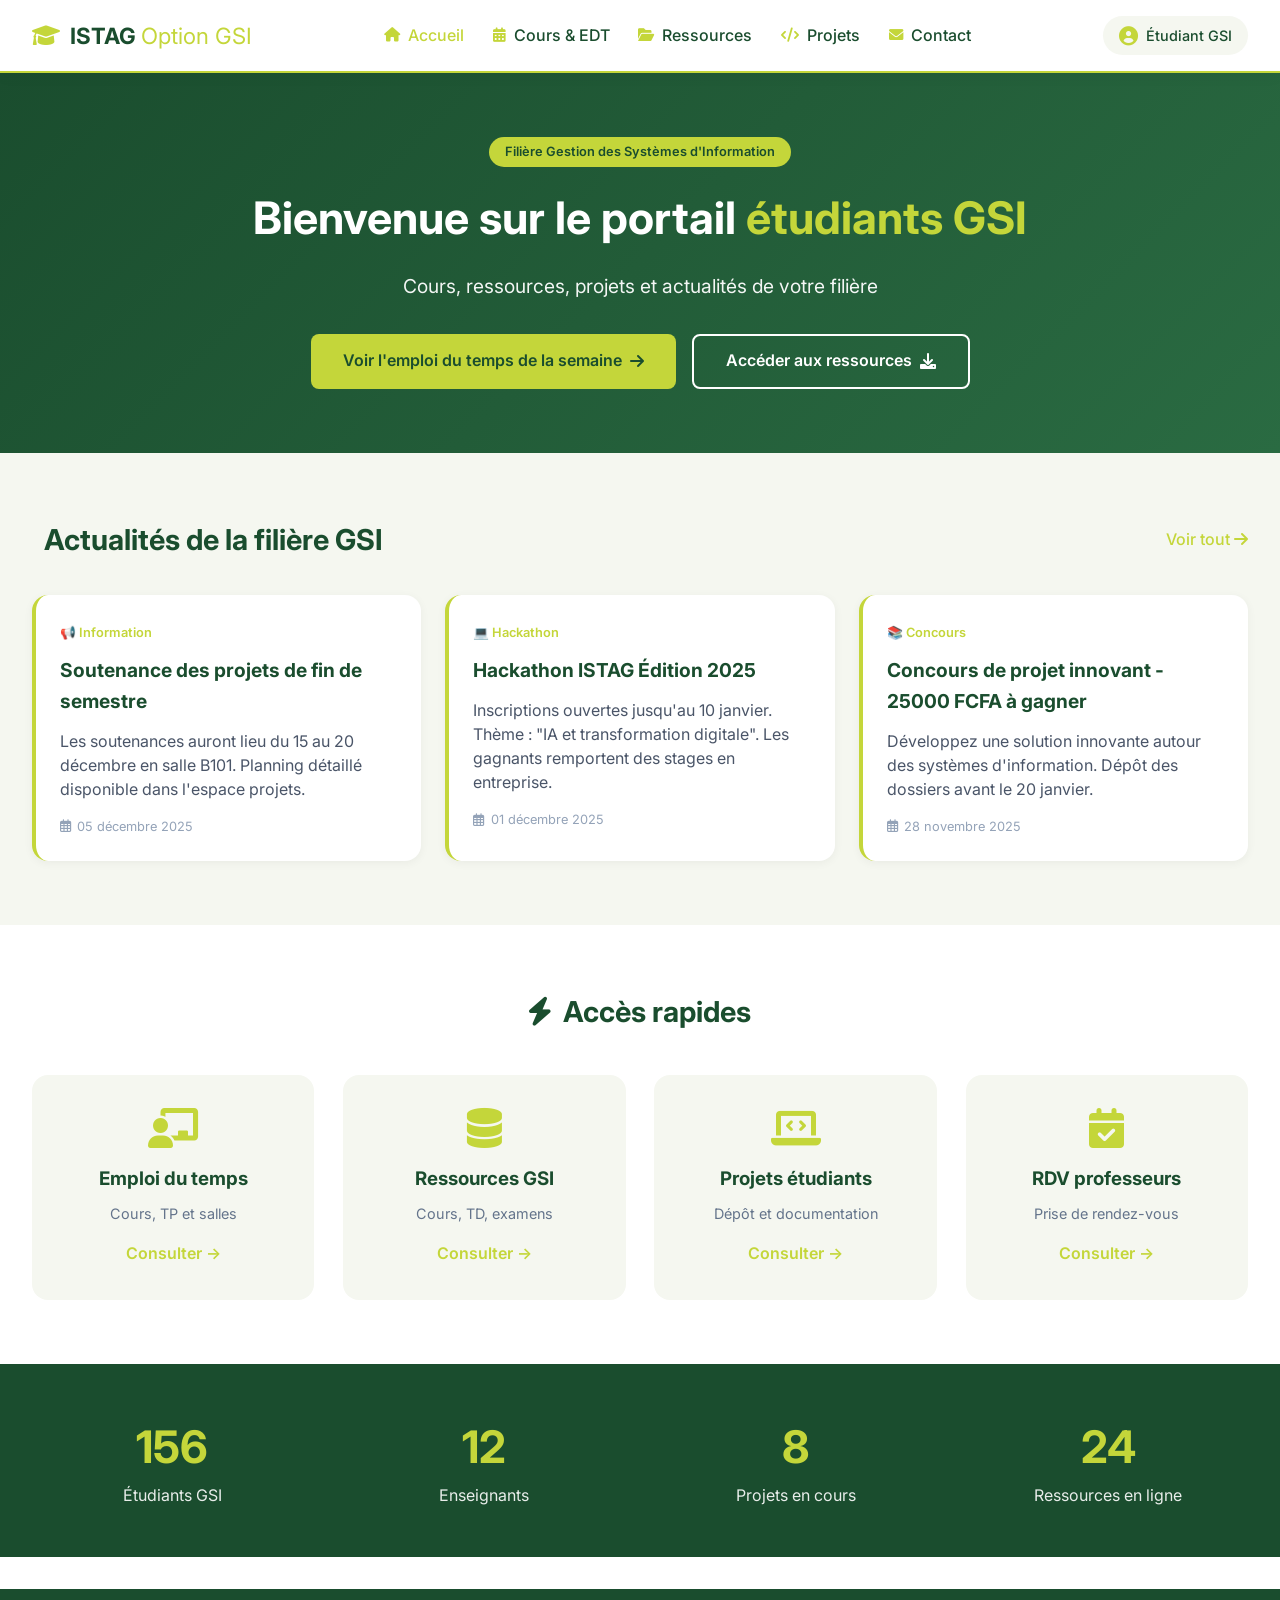
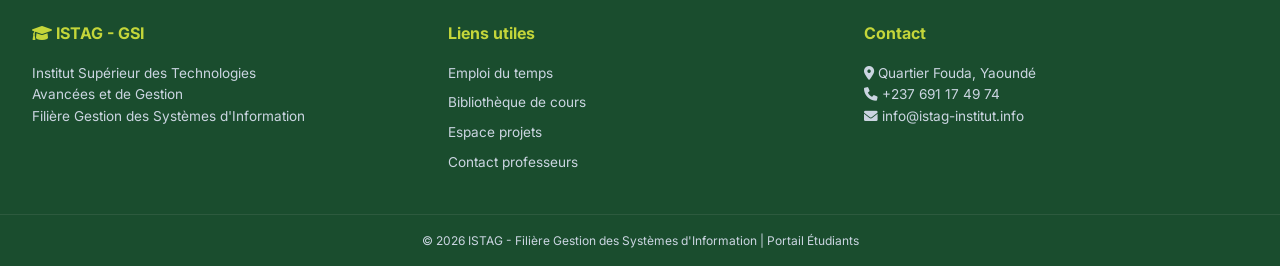
<file: index.html>
<!DOCTYPE html>
<html lang="fr">
<head>
    <meta charset="UTF-8">
    <meta name="viewport" content="width=device-width, initial-scale=1.0">
    <title>ISTAG - GSI | Portail Étudiants</title>
    <link rel="stylesheet" href="style.css">
    <link href="https://fonts.googleapis.com/css2?family=Inter:ital,wght@0,300;0,400;0,500;0,600;0,700;1,400&display=swap" rel="stylesheet">
    <link rel="stylesheet" href="https://cdnjs.cloudflare.com/ajax/libs/font-awesome/6.0.0/css/all.min.css">
</head>
<body>
    <!-- Navigation -->
    <nav>
        <div class="nav-container">
            <div class="logo">
                <i class="fas fa-graduation-cap"></i>
                <span>ISTAG <span class="logo-light">Option GSI</span></span>
            </div>
            <div class="nav-links">
                <a href="index.html" class="active"><i class="fas fa-home"></i> Accueil</a>
                <a href="cours.html"><i class="fas fa-calendar-alt"></i> Cours & EDT</a>
                <a href="ressources.html"><i class="fas fa-folder-open"></i> Ressources</a>
                <a href="projets.html"><i class="fas fa-code"></i> Projets</a>
                <a href="contact.html"><i class="fas fa-envelope"></i> Contact</a>
            </div>
            <div class="user-info">
                <i class="fas fa-user-circle"></i>
                <span>Étudiant GSI</span>
            </div>
            <div class="menu-toggle" id="mobile-menu">
                <i class="fas fa-bars"></i>
            </div>
        </div>
    </nav>

    <main>
        <!-- Bannière bienvenue -->
        <section class="hero">
            <div class="hero-content">
                <div class="hero-badge">Filière Gestion des Systèmes d'Information</div>
                <h1>Bienvenue sur le portail <span class="highlight">étudiants GSI</span></h1>
                <p>Cours, ressources, projets et actualités de votre filière</p>
                <div class="hero-buttons">
                    <a href="cours.html" class="btn btn-primary">Voir l'emploi du temps
                        de la semaine <i class="fas fa-arrow-right"></i></a>
                    <a href="ressources.html" class="btn btn-secondary">Accéder aux ressources <i class="fas fa-download"></i></a>
                </div>
            </div>
        </section>

        <!-- Actualités GSI -->
        <section class="actualites">
            <div class="container">
                <div class="section-header">
                    <h2><i class="fas fa-megaphone"></i> Actualités de la filière GSI</h2>
                    <a href="#" class="voir-tout">Voir tout <i class="fas fa-arrow-right"></i></a>
                </div>
                <div class="actu-grid">
                    <div class="actu-card">
                        <div class="actu-categorie">📢 Information</div>
                        <h3>Soutenance des projets de fin de semestre</h3>
                        <p>Les soutenances auront lieu du 15 au 20 décembre en salle B101. Planning détaillé disponible dans l'espace projets.</p>
                        <span class="actu-date"><i class="far fa-calendar-alt"></i> 05 décembre 2025</span>
                    </div>
                    <div class="actu-card">
                        <div class="actu-categorie">💻 Hackathon</div>
                        <h3>Hackathon ISTAG Édition 2025</h3>
                        <p>Inscriptions ouvertes jusqu'au 10 janvier. Thème : "IA et transformation digitale". Les gagnants remportent des stages en entreprise.</p>
                        <span class="actu-date"><i class="far fa-calendar-alt"></i> 01 décembre 2025</span>
                    </div>
                    <div class="actu-card">
                        <div class="actu-categorie">📚 Concours</div>
                        <h3>Concours de projet innovant - 25000 FCFA à gagner</h3>
                        <p>Développez une solution innovante autour des systèmes d'information. Dépôt des dossiers avant le 20 janvier.</p>
                        <span class="actu-date"><i class="far fa-calendar-alt"></i> 28 novembre 2025</span>
                    </div>
                </div>
            </div>
        </section>

        <!-- Accès rapides étudiants -->
        <section class="acces-rapides">
            <div class="container">
                <h2><i class="fas fa-bolt"></i> Accès rapides</h2>
                <div class="rapides-grid">
                    <div class="rapide-card">
                        <i class="fas fa-chalkboard-user"></i>
                        <h3>Emploi du temps</h3>
                        <p>Cours, TP et salles</p>
                        <a href="cours.html">Consulter →</a>
                    </div>
                    <div class="rapide-card">
                        <i class="fas fa-database"></i>
                        <h3>Ressources GSI</h3>
                        <p>Cours, TD, examens</p>
                        <a href="ressources.html">Consulter →</a>
                    </div>
                    <div class="rapide-card">
                        <i class="fas fa-laptop-code"></i>
                        <h3>Projets étudiants</h3>
                        <p>Dépôt et documentation</p>
                        <a href="projets.html">Consulter →</a>
                    </div>
                    <div class="rapide-card">
                        <i class="fas fa-calendar-check"></i>
                        <h3>RDV professeurs</h3>
                        <p>Prise de rendez-vous</p>
                        <a href="contact.html">Consulter →</a>
                    </div>
                </div>
            </div>
        </section>

        <!-- Chiffres clés -->
        <section class="stats">
            <div class="container">
                <div class="stats-grid">
                    <div class="stat-card">
                        <span class="stat-number">156</span>
                        <span class="stat-label">Étudiants GSI</span>
                    </div>
                    <div class="stat-card">
                        <span class="stat-number">12</span>
                        <span class="stat-label">Enseignants</span>
                    </div>
                    <div class="stat-card">
                        <span class="stat-number">8</span>
                        <span class="stat-label">Projets en cours</span>
                    </div>
                    <div class="stat-card">
                        <span class="stat-number">24</span>
                        <span class="stat-label">Ressources en ligne</span>
                    </div>
                </div>
            </div>
        </section>
    </main>

    <footer>
        <div class="footer-content">
            <div class="footer-section">
                <h4><i class="fas fa-graduation-cap"></i> ISTAG - GSI</h4>
                <p>Institut Supérieur des Technologies<br>Avancées et de Gestion<br>Filière Gestion des Systèmes d'Information</p>
            </div>
            <div class="footer-section">
                <h4>Liens utiles</h4>
                <ul>
                    <li><a href="cours.html">Emploi du temps</a></li>
                    <li><a href="ressources.html">Bibliothèque de cours</a></li>
                    <li><a href="projets.html">Espace projets</a></li>
                    <li><a href="contact.html">Contact professeurs</a></li>
                </ul>
            </div>
            <div class="footer-section">
                <h4>Contact</h4>
                <p><i class="fas fa-map-marker-alt"></i> Quartier Fouda, Yaoundé</p>
                <p><i class="fas fa-phone"></i> +237 691 17 49 74</p>
                <p><i class="fas fa-envelope"></i> info@istag-institut.info</p>
            </div>
        </div>
        <div class="footer-bottom">
            <p>© 2026 ISTAG - Filière Gestion des Systèmes d'Information | Portail Étudiants</p>
        </div>
    </footer>

    <script src="script.js"></script>
</body>
</html>
</file>
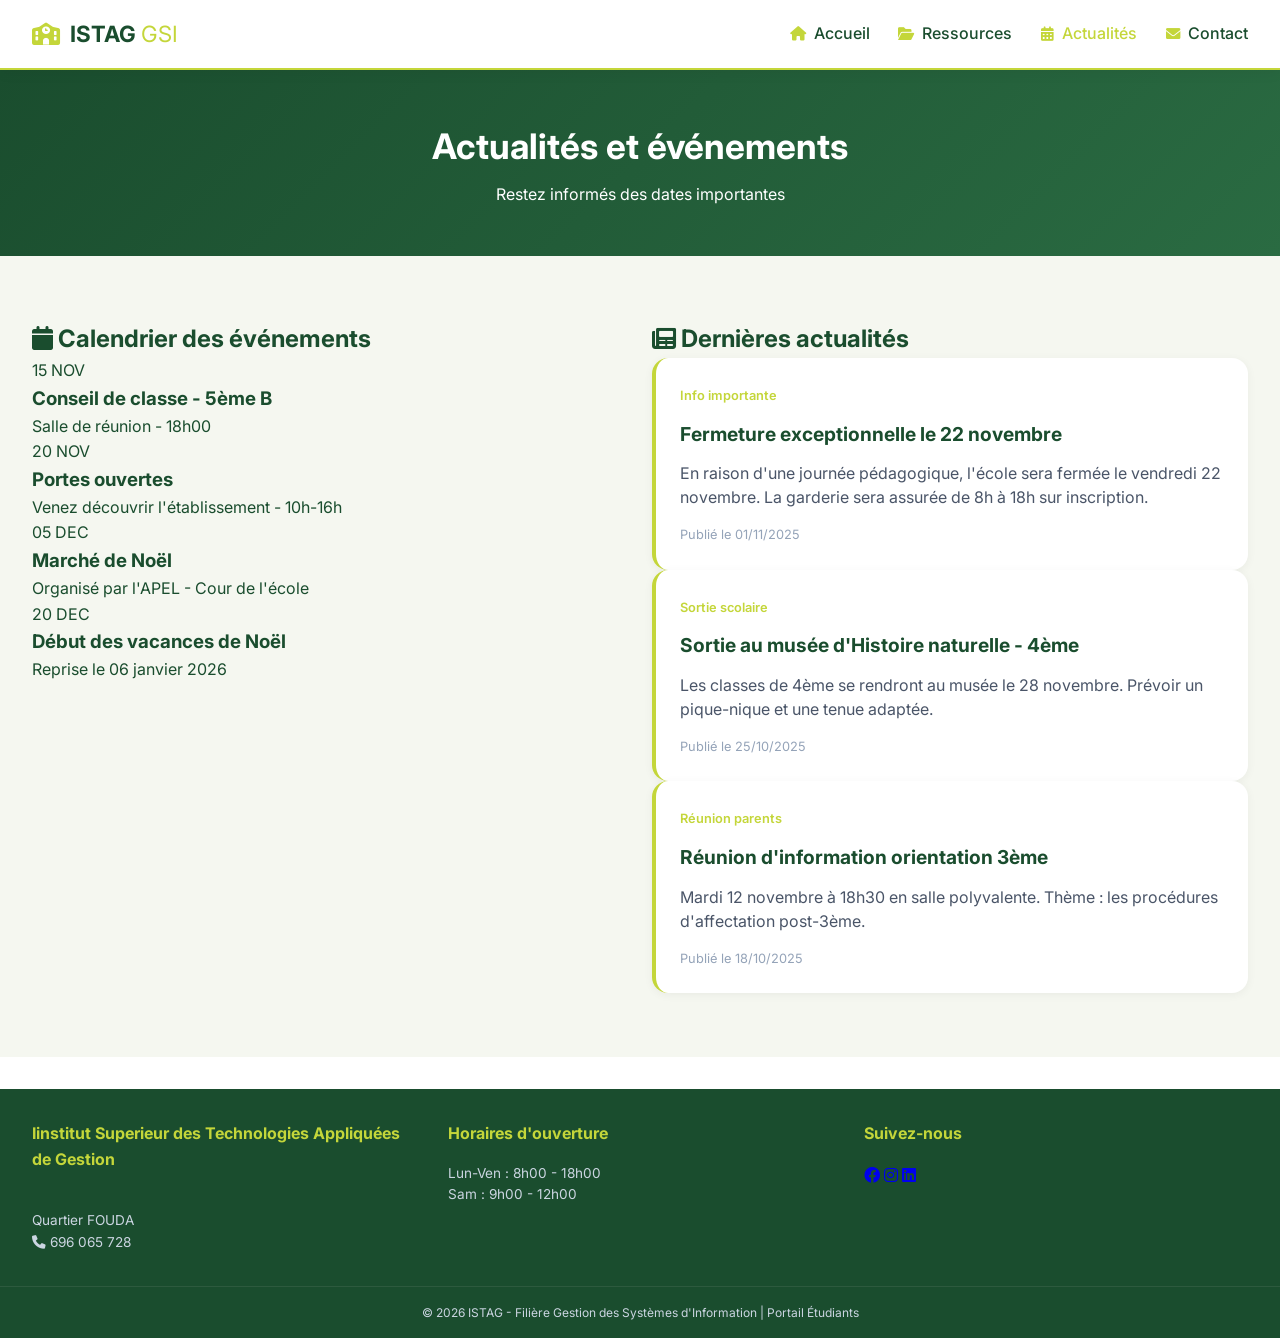
<file: actualites.html>
<!DOCTYPE html>
<html lang="fr">
<head>
    <meta charset="UTF-8">
    <meta name="viewport" content="width=device-width, initial-scale=1.0">
      <title>GSI-ISTAG - Ressources pédagogiques</title>
    <link rel="stylesheet" href="style.css">
    <link href="https://fonts.googleapis.com/css2?family=Inter:wght@300;400;500;600;700&display=swap" rel="stylesheet">
    <link rel="stylesheet" href="https://cdnjs.cloudflare.com/ajax/libs/font-awesome/6.0.0/css/all.min.css">
</head>
<body>
    <nav>
        <div class="nav-container">
            <div class="logo">
                <i class="fas fa-school"></i>
                <span>ISTAG <span class="logo-light">GSI</span></span>
            </div>
            <div class="nav-links">
                <a href="index.html"><i class="fas fa-home"></i> Accueil</a>
                <a href="ressources.html"><i class="fas fa-folder-open"></i> Ressources</a>
                <a href="actualites.html" class="active"><i class="fas fa-calendar-alt"></i> Actualités</a>
                <a href="contact.html"><i class="fas fa-envelope"></i> Contact</a>
            </div>
            <div class="menu-toggle" id="mobile-menu">
                <i class="fas fa-bars"></i>
            </div>
        </div>
    </nav>

    <main>
        <section class="page-header">
            <div class="container">
                <h1>Actualités et événements</h1>
                <p>Restez informés des dates importantes</p>
            </div>
        </section>

        <section class="actualites">
            <div class="container">
                <div class="actu-grid">
                    <!-- Calendrier -->
                    <div class="calendrier">
                        <h2><i class="fas fa-calendar"></i> Calendrier des événements</h2>
                        <div class="events-list">
                            <div class="event-item">
                                <div class="event-date">
                                    <span class="event-day">15</span>
                                    <span class="event-month">NOV</span>
                                </div>
                                <div class="event-details">
                                    <h3>Conseil de classe - 5ème B</h3>
                                    <p>Salle de réunion - 18h00</p>
                                </div>
                            </div>
                            <div class="event-item">
                                <div class="event-date">
                                    <span class="event-day">20</span>
                                    <span class="event-month">NOV</span>
                                </div>
                                <div class="event-details">
                                    <h3>Portes ouvertes</h3>
                                    <p>Venez découvrir l'établissement - 10h-16h</p>
                                </div>
                            </div>
                            <div class="event-item">
                                <div class="event-date">
                                    <span class="event-day">05</span>
                                    <span class="event-month">DEC</span>
                                </div>
                                <div class="event-details">
                                    <h3>Marché de Noël</h3>
                                    <p>Organisé par l'APEL - Cour de l'école</p>
                                </div>
                            </div>
                            <div class="event-item">
                                <div class="event-date">
                                    <span class="event-day">20</span>
                                    <span class="event-month">DEC</span>
                                </div>
                                <div class="event-details">
                                    <h3>Début des vacances de Noël</h3>
                                    <p>Reprise le 06 janvier 2026</p>
                                </div>
                            </div>
                        </div>
                    </div>

                    <!-- Actualités récentes -->
                    <div class="actus-recentes">
                        <h2><i class="fas fa-newspaper"></i> Dernières actualités</h2>
                        <div class="actu-card">
                            <div class="actu-categorie">Info importante</div>
                            <h3>Fermeture exceptionnelle le 22 novembre</h3>
                            <p>En raison d'une journée pédagogique, l'école sera fermée le vendredi 22 novembre. La garderie sera assurée de 8h à 18h sur inscription.</p>
                            <span class="actu-date">Publié le 01/11/2025</span>
                        </div>
                        <div class="actu-card">
                            <div class="actu-categorie">Sortie scolaire</div>
                            <h3>Sortie au musée d'Histoire naturelle - 4ème</h3>
                            <p>Les classes de 4ème se rendront au musée le 28 novembre. Prévoir un pique-nique et une tenue adaptée.</p>
                            <span class="actu-date">Publié le 25/10/2025</span>
                        </div>
                        <div class="actu-card">
                            <div class="actu-categorie">Réunion parents</div>
                            <h3>Réunion d'information orientation 3ème</h3>
                            <p>Mardi 12 novembre à 18h30 en salle polyvalente. Thème : les procédures d'affectation post-3ème.</p>
                            <span class="actu-date">Publié le 18/10/2025</span>
                        </div>
                    </div>
                </div>
            </div>
        </section>
    </main>

    <footer>
        <div class="footer-content">
            <div class="footer-section">
                <h4>Iinstitut Superieur des Technologies Appliquées de Gestion</h4>
                <p><br>Quartier FOUDA<br><i class="fas fa-phone"></i> 696 065 728</p>
            </div>
            <div class="footer-section">
                <h4>Horaires d'ouverture</h4>
                <p>Lun-Ven : 8h00 - 18h00<br>Sam : 9h00 - 12h00</p>
            </div>
            <div class="footer-section">
                <h4>Suivez-nous</h4>
                <div class="social-links">
                    <a href="#"><i class="fab fa-facebook"></i></a>
                    <a href="#"><i class="fab fa-instagram"></i></a>
                    <a href="#"><i class="fab fa-linkedin"></i></a>
                </div>
            </div>
        </div>
        <div class="footer-bottom">
            <p>© 2026 ISTAG - Filière Gestion des Systèmes d'Information | Portail Étudiants</p>
        </div>
    </footer>

    <script src="script.js"></script>
</body>
</html>
</file>
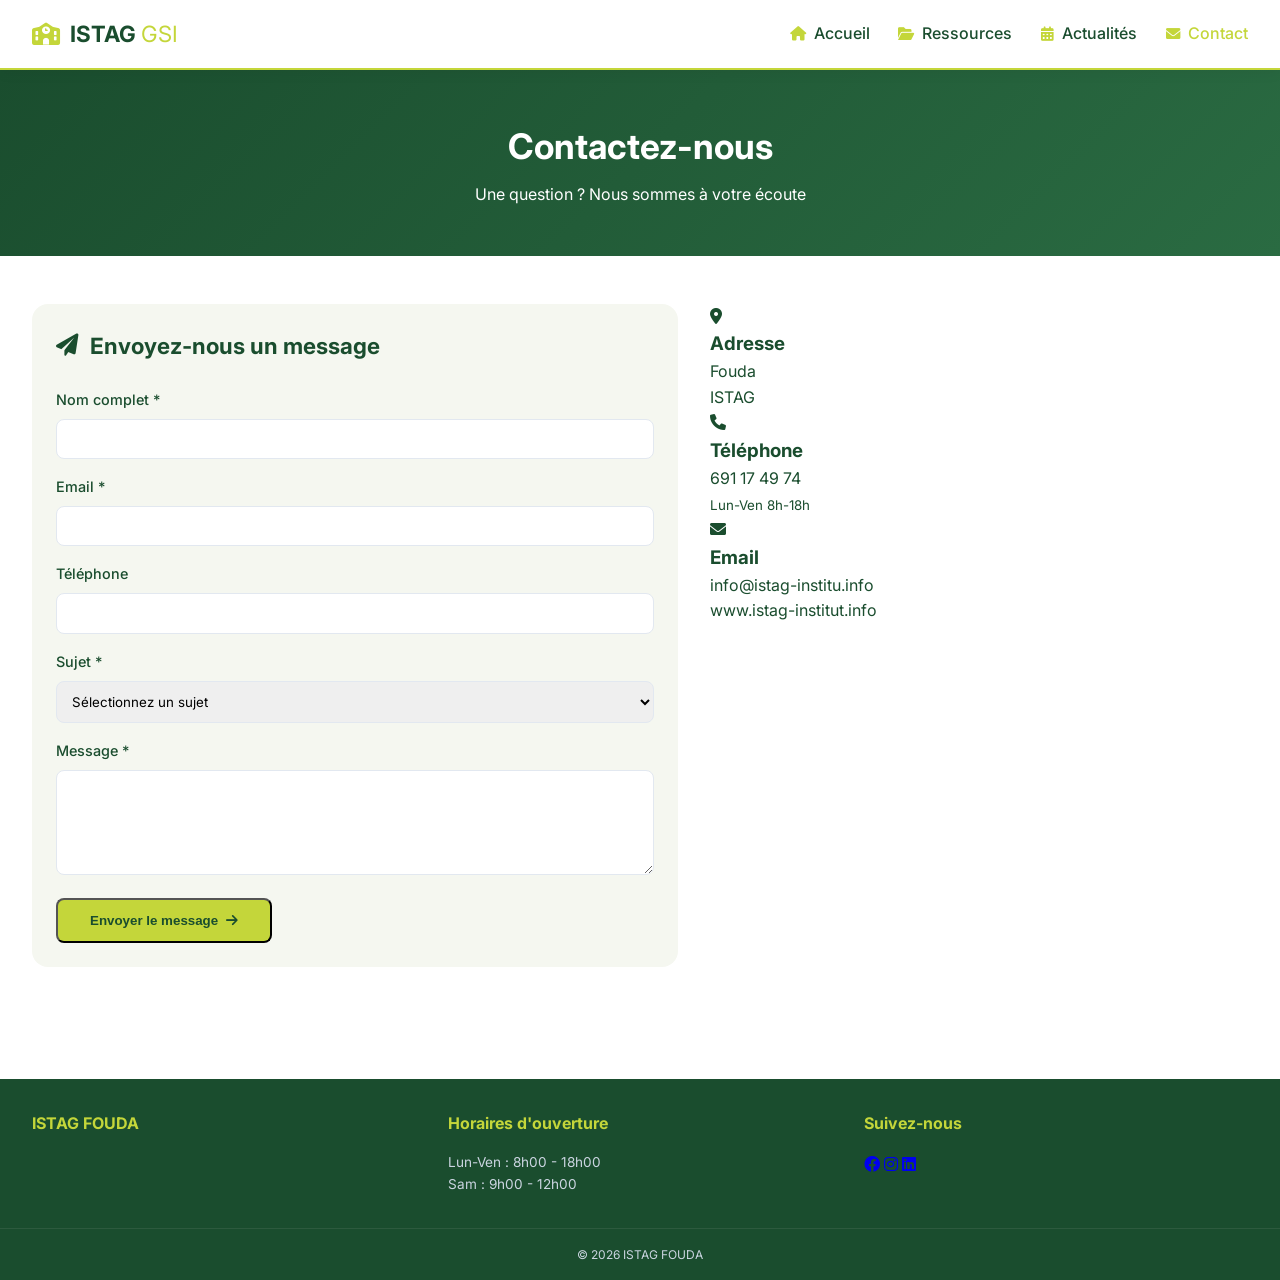
<file: contact.html>
<!DOCTYPE html>
<html lang="fr">
<head>
    <meta charset="UTF-8">
    <meta name="viewport" content="width=device-width, initial-scale=1.0">
   <title>GSI-ISTAG - Ressources pédagogiques</title>
    <link rel="stylesheet" href="style.css">
    <link href="https://fonts.googleapis.com/css2?family=Inter:wght@300;400;500;600;700&display=swap" rel="stylesheet">
    <link rel="stylesheet" href="https://cdnjs.cloudflare.com/ajax/libs/font-awesome/6.0.0/css/all.min.css">
</head>
<body>
    <nav>
        <div class="nav-container">
            <div class="logo">
                <i class="fas fa-school"></i>
                  <span>ISTAG <span class="logo-light">GSI</span></span>
            </div>
            <div class="nav-links">
                <a href="index.html"><i class="fas fa-home"></i> Accueil</a>
                <a href="ressources.html"><i class="fas fa-folder-open"></i> Ressources</a>
                <a href="actualites.html"><i class="fas fa-calendar-alt"></i> Actualités</a>
                <a href="contact.html" class="active"><i class="fas fa-envelope"></i> Contact</a>
            </div>
            <div class="menu-toggle" id="mobile-menu">
                <i class="fas fa-bars"></i>
            </div>
        </div>
    </nav>

    <main>
        <section class="page-header">
            <div class="container">
                <h1>Contactez-nous</h1>
                <p>Une question ? Nous sommes à votre écoute</p>
            </div>
        </section>

        <section class="contact">
            <div class="container">
                <div class="contact-grid">
                    <!-- Formulaire -->
                    <div class="contact-form">
                        <h2><i class="fas fa-paper-plane"></i> Envoyez-nous un message</h2>
                        <form id="contactForm">
                            <div class="form-group">
                                <label for="nom">Nom complet *</label>
                                <input type="text" id="nom" required>
                            </div>
                            <div class="form-group">
                                <label for="email">Email *</label>
                                <input type="email" id="email" required>
                            </div>
                            <div class="form-group">
                                <label for="telephone">Téléphone</label>
                                <input type="tel" id="telephone">
                            </div>
                            <div class="form-group">
                                <label for="sujet">Sujet *</label>
                                <select id="sujet" required>
                                    <option value="">Sélectionnez un sujet</option>
                                    <option>Information administrative</option>
                                    <option>Problème technique avec le site</option>
                                    <option>Demande de rendez-vous</option>
                                    <option>Autre</option>
                                </select>
                            </div>
                            <div class="form-group">
                                <label for="message">Message *</label>
                                <textarea id="message" rows="5" required></textarea>
                            </div>
                            <button type="submit" class="btn btn-primary">Envoyer le message <i class="fas fa-arrow-right"></i></button>
                        </form>
                        <div id="form-message" class="form-success" style="display:none;"></div>
                    </div>

                    <!-- Infos contact -->
                    <div class="contact-infos">
                        <div class="info-card">
                            <i class="fas fa-map-marker-alt"></i>
                            <h3>Adresse</h3>
                            <p>Fouda<br>ISTAG</p>
                        </div>
                        <div class="info-card">
                            <i class="fas fa-phone"></i>
                            <h3>Téléphone</h3>
                            <p>691 17 49 74<br><small>Lun-Ven 8h-18h</small></p>
                        </div>
                        <div class="info-card">
                            <i class="fas fa-envelope"></i>
                            <h3>Email</h3>
                            <p>info@istag-institu.info<br>www.istag-institut.info</p>
                        </div>
                    </div>
                </div>

               
            
        </section>
    </main>

    <footer>
        <div class="footer-content">
            <div class="footer-section">
                <h4>ISTAG FOUDA</h4>
</div>
            <div class="footer-section">
                <h4>Horaires d'ouverture</h4>
                <p>Lun-Ven : 8h00 - 18h00<br>Sam : 9h00 - 12h00</p>
            </div>
            <div class="footer-section">
                <h4>Suivez-nous</h4>
                <div class="social-links">
                    <a href="#"><i class="fab fa-facebook"></i></a>
                    <a href="#"><i class="fab fa-instagram"></i></a>
                    <a href="#"><i class="fab fa-linkedin"></i></a>
                </div>
            </div>
        </div>
        <div class="footer-bottom">
            <p>© 2026 ISTAG FOUDA </p>
        </div>
    </footer>

    <script src="script.js"></script>
</body>
</html>
</file>
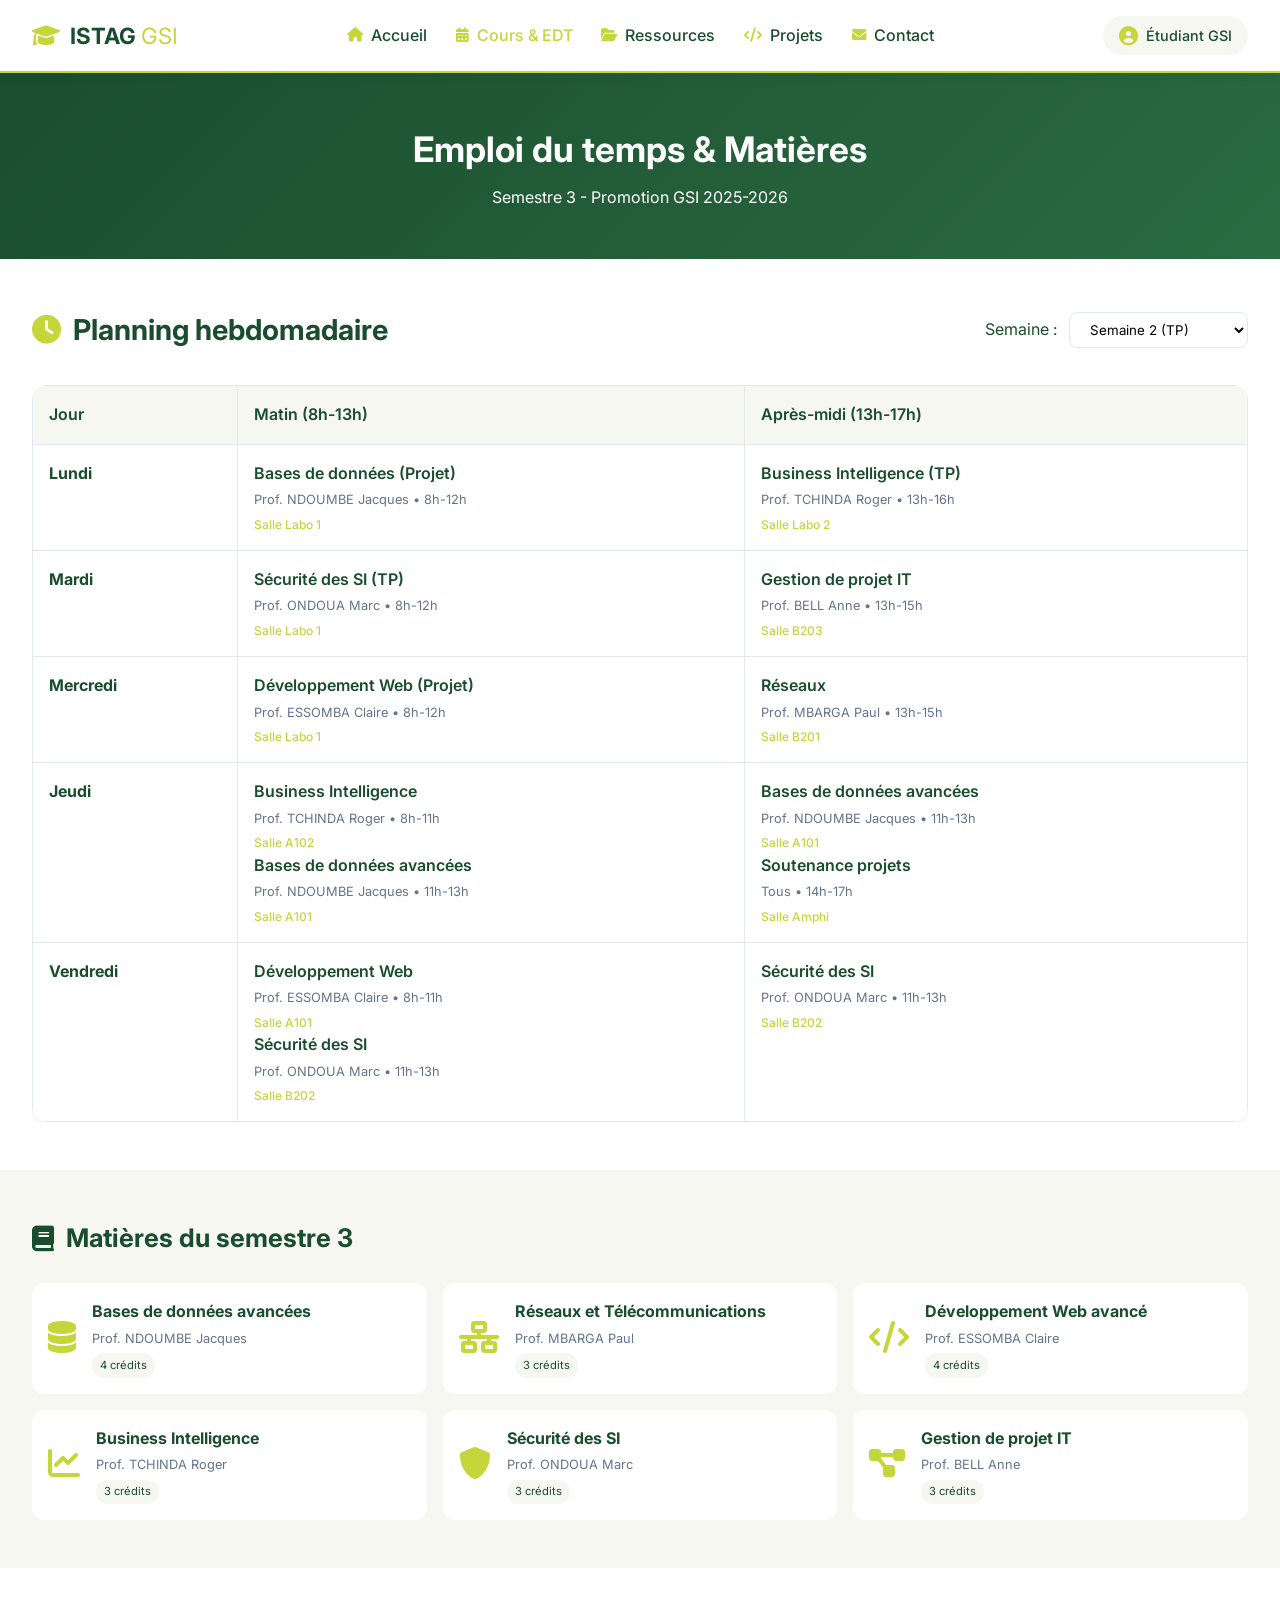
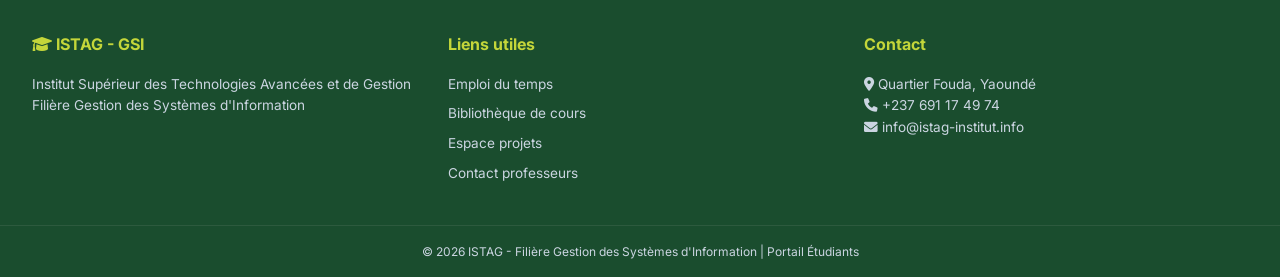
<file: cours.html>
<!DOCTYPE html>
<html lang="fr">
<head>
    <meta charset="UTF-8">
    <meta name="viewport" content="width=device-width, initial-scale=1.0">
    <title>GSI-ISTAG - Cours & Emploi du temps</title>
    <link rel="stylesheet" href="style.css">
    <link href="https://fonts.googleapis.com/css2?family=Inter:wght@300;400;500;600;700&display=swap" rel="stylesheet">
    <link rel="stylesheet" href="https://cdnjs.cloudflare.com/ajax/libs/font-awesome/6.0.0/css/all.min.css">
</head>
<body>
    <nav>
        <div class="nav-container">
            <div class="logo">
                <i class="fas fa-graduation-cap"></i>
                <span>ISTAG <span class="logo-light">GSI</span></span>
            </div>
            <div class="nav-links">
                <a href="index.html"><i class="fas fa-home"></i> Accueil</a>
                <a href="cours.html" class="active"><i class="fas fa-calendar-alt"></i> Cours & EDT</a>
                <a href="ressources.html"><i class="fas fa-folder-open"></i> Ressources</a>
                <a href="projets.html"><i class="fas fa-code"></i> Projets</a>
                <a href="contact.html"><i class="fas fa-envelope"></i> Contact</a>
            </div>
            <div class="user-info">
                <i class="fas fa-user-circle"></i>
                <span>Étudiant GSI</span>
            </div>
            <div class="menu-toggle" id="mobile-menu">
                <i class="fas fa-bars"></i>
            </div>
        </div>
    </nav>

    <main>
        <section class="page-header">
            <div class="container">
                <h1>Emploi du temps & Matières</h1>
                <p>Semestre 3 - Promotion GSI 2025-2026</p>
            </div>
        </section>

        <section class="emploi-du-temps">
            <div class="container">
                <div class="section-header">
                    <h2><i class="fas fa-clock"></i> Planning hebdomadaire</h2>
                    <div class="semaine-selector">
                        <label for="semaine">Semaine :</label>
                        <select id="semaine" class="semaine-select">
                            <option value="1">Semaine 1 (Cours)</option>
                            <option value="2" selected>Semaine 2 (TP)</option>
                            <option value="3">Semaine 3 (Projets)</option>
                        </select>
                    </div>
                </div>

                <div class="edt-container" id="edt-container">
                    <!-- Le tableau sera généré par JavaScript -->
                </div>
            </div>
        </section>

        <!-- Liste des matières du semestre -->
        <section class="matieres">
            <div class="container">
                <h2><i class="fas fa-book"></i> Matières du semestre 3</h2>
                <div class="matieres-grid">
                    <div class="matiere-card">
                        <div class="matiere-icon"><i class="fas fa-database"></i></div>
                        <div class="matiere-info">
                            <h3>Bases de données avancées</h3>
                            <p>Prof. NDOUMBE Jacques</p>
                            <span class="credits">4 crédits</span>
                        </div>
                    </div>
                    <div class="matiere-card">
                        <div class="matiere-icon"><i class="fas fa-network-wired"></i></div>
                        <div class="matiere-info">
                            <h3>Réseaux et Télécommunications</h3>
                            <p>Prof. MBARGA Paul</p>
                            <span class="credits">3 crédits</span>
                        </div>
                    </div>
                    <div class="matiere-card">
                        <div class="matiere-icon"><i class="fas fa-code"></i></div>
                        <div class="matiere-info">
                            <h3>Développement Web avancé</h3>
                            <p>Prof. ESSOMBA Claire</p>
                            <span class="credits">4 crédits</span>
                        </div>
                    </div>
                    <div class="matiere-card">
                        <div class="matiere-icon"><i class="fas fa-chart-line"></i></div>
                        <div class="matiere-info">
                            <h3>Business Intelligence</h3>
                            <p>Prof. TCHINDA Roger</p>
                            <span class="credits">3 crédits</span>
                        </div>
                    </div>
                    <div class="matiere-card">
                        <div class="matiere-icon"><i class="fas fa-shield-alt"></i></div>
                        <div class="matiere-info">
                            <h3>Sécurité des SI</h3>
                            <p>Prof. ONDOUA Marc</p>
                            <span class="credits">3 crédits</span>
                        </div>
                    </div>
                    <div class="matiere-card">
                        <div class="matiere-icon"><i class="fas fa-project-diagram"></i></div>
                        <div class="matiere-info">
                            <h3>Gestion de projet IT</h3>
                            <p>Prof. BELL Anne</p>
                            <span class="credits">3 crédits</span>
                        </div>
                    </div>
                </div>
            </div>
        </section>
    </main>

    <footer>
        <div class="footer-content">
            <div class="footer-section">
                <h4><i class="fas fa-graduation-cap"></i> ISTAG - GSI</h4>
                <p>Institut Supérieur des Technologies Avancées et de Gestion<br>Filière Gestion des Systèmes d'Information</p>
            </div>
            <div class="footer-section">
                <h4>Liens utiles</h4>
                <ul>
                    <li><a href="cours.html">Emploi du temps</a></li>
                    <li><a href="ressources.html">Bibliothèque de cours</a></li>
                    <li><a href="projets.html">Espace projets</a></li>
                    <li><a href="contact.html">Contact professeurs</a></li>
                </ul>
            </div>
            <div class="footer-section">
                <h4>Contact</h4>
                <p><i class="fas fa-map-marker-alt"></i> Quartier Fouda, Yaoundé</p>
                <p><i class="fas fa-phone"></i> +237 691 17 49 74</p>
                <p><i class="fas fa-envelope"></i> info@istag-institut.info</p>
            </div>
        </div>
        <div class="footer-bottom">
            <p>© 2026 ISTAG - Filière Gestion des Systèmes d'Information | Portail Étudiants</p>
        </div>
    </footer>

    <script src="script.js"></script>
</body>
</html>
</file>
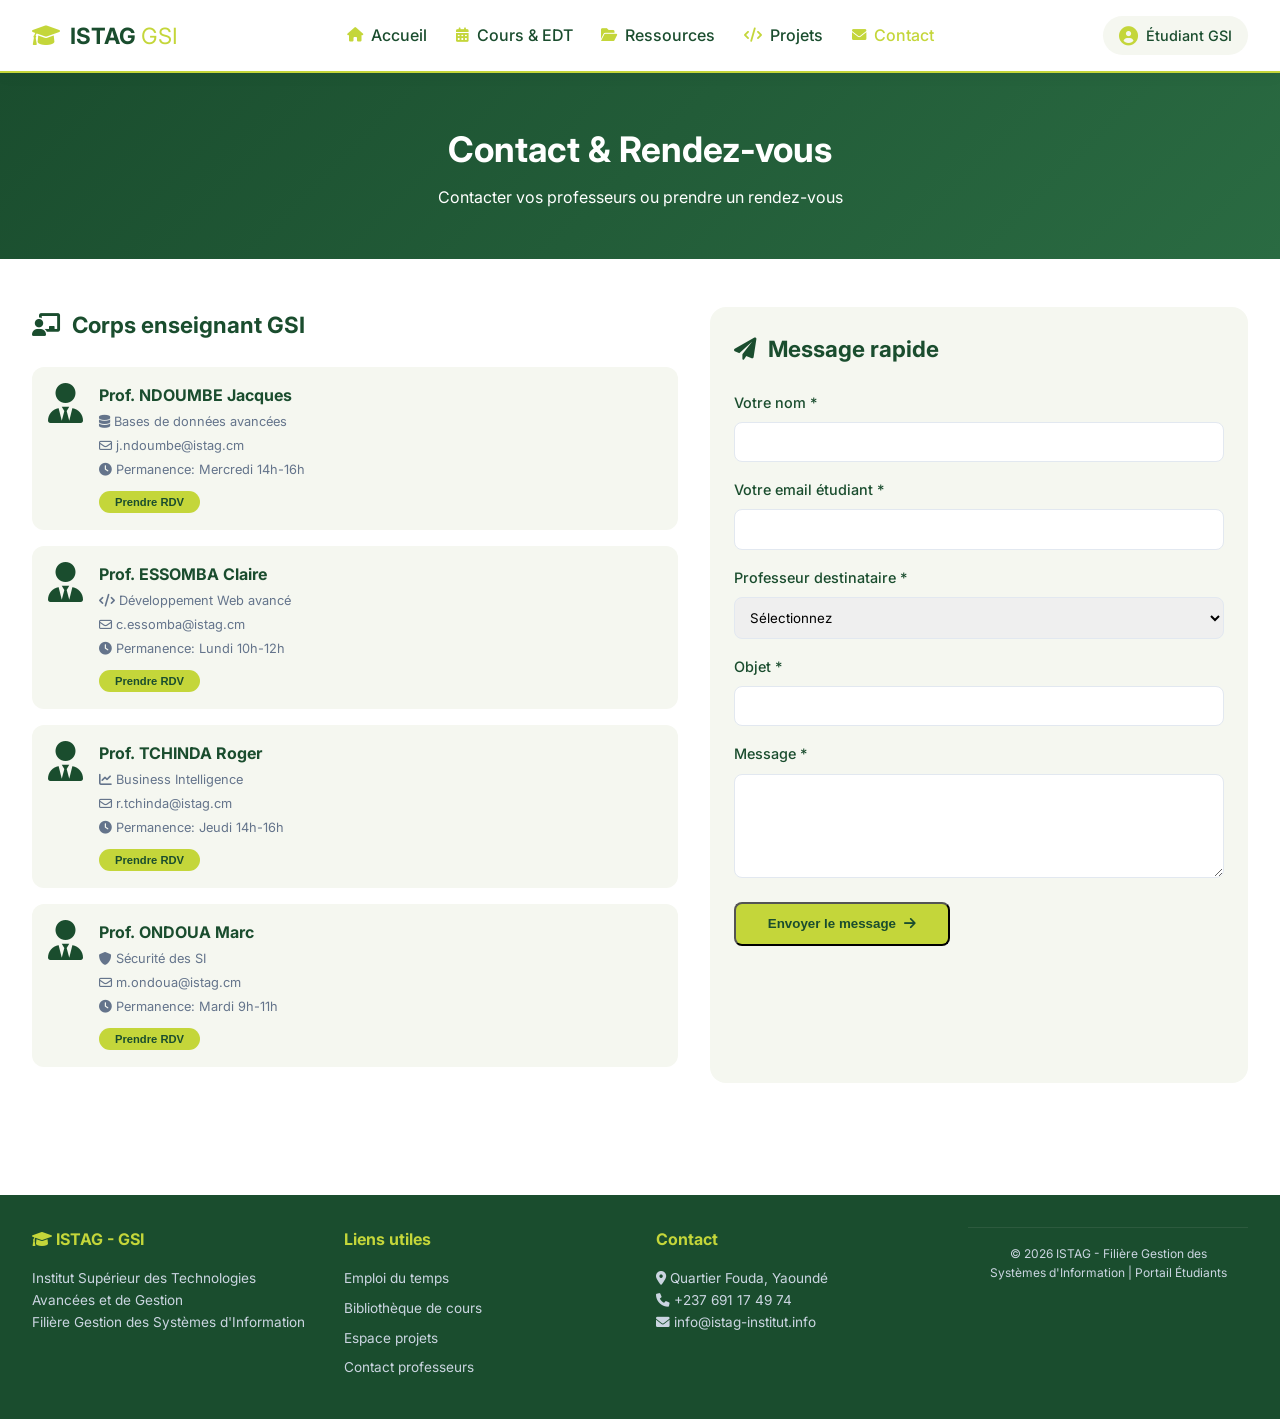
<file: projets.html>
<!DOCTYPE html>
<html lang="fr">
<head>
    <meta charset="UTF-8">
    <meta name="viewport" content="width=device-width, initial-scale=1.0">
    <title>GSI-ISTAG - Contact professeurs</title>
    <link rel="stylesheet" href="style.css">
    <link href="https://fonts.googleapis.com/css2?family=Inter:wght@300;400;500;600;700&display=swap" rel="stylesheet">
    <link rel="stylesheet" href="https://cdnjs.cloudflare.com/ajax/libs/font-awesome/6.0.0/css/all.min.css">
</head>
<body>
    <nav>
        <div class="nav-container">
            <div class="logo">
                <i class="fas fa-graduation-cap"></i>
                <span>ISTAG <span class="logo-light">GSI</span></span>
            </div>
            <div class="nav-links">
                <a href="index.html"><i class="fas fa-home"></i> Accueil</a>
                <a href="cours.html"><i class="fas fa-calendar-alt"></i> Cours & EDT</a>
                <a href="ressources.html"><i class="fas fa-folder-open"></i> Ressources</a>
                <a href="projets.html"><i class="fas fa-code"></i> Projets</a>
                <a href="contact.html" class="active"><i class="fas fa-envelope"></i> Contact</a>
            </div>
            <div class="user-info">
                <i class="fas fa-user-circle"></i>
                <span>Étudiant GSI</span>
            </div>
            <div class="menu-toggle" id="mobile-menu">
                <i class="fas fa-bars"></i>
            </div>
        </div>
    </nav>

    <main>
        <section class="page-header">
            <div class="container">
                <h1>Contact & Rendez-vous</h1>
                <p>Contacter vos professeurs ou prendre un rendez-vous</p>
            </div>
        </section>

        <section class="contact">
            <div class="container">
                <div class="contact-grid">
                    <!-- Liste des professeurs -->
                    <div class="enseignants">
                        <h2><i class="fas fa-chalkboard-user"></i> Corps enseignant GSI</h2>
                        <div class="enseignant-card">
                            <div class="enseignant-avatar">
                                <i class="fas fa-user-tie"></i>
                            </div>
                            <div class="enseignant-info">
                                <h3>Prof. NDOUMBE Jacques</h3>
                                <p><i class="fas fa-database"></i> Bases de données avancées</p>
                                <p><i class="far fa-envelope"></i> j.ndoumbe@istag.cm</p>
                                <p><i class="fas fa-clock"></i> Permanence: Mercredi 14h-16h</p>
                                <button class="btn-rdv" data-prof="NDOUMBE Jacques">Prendre RDV</button>
                            </div>
                        </div>

                        <div class="enseignant-card">
                            <div class="enseignant-avatar">
                                <i class="fas fa-user-tie"></i>
                            </div>
                            <div class="enseignant-info">
                                <h3>Prof. ESSOMBA Claire</h3>
                                <p><i class="fas fa-code"></i> Développement Web avancé</p>
                                <p><i class="far fa-envelope"></i> c.essomba@istag.cm</p>
                                <p><i class="fas fa-clock"></i> Permanence: Lundi 10h-12h</p>
                                <button class="btn-rdv" data-prof="ESSOMBA Claire">Prendre RDV</button>
                            </div>
                        </div>

                        <div class="enseignant-card">
                            <div class="enseignant-avatar">
                                <i class="fas fa-user-tie"></i>
                            </div>
                            <div class="enseignant-info">
                                <h3>Prof. TCHINDA Roger</h3>
                                <p><i class="fas fa-chart-line"></i> Business Intelligence</p>
                                <p><i class="far fa-envelope"></i> r.tchinda@istag.cm</p>
                                <p><i class="fas fa-clock"></i> Permanence: Jeudi 14h-16h</p>
                                <button class="btn-rdv" data-prof="TCHINDA Roger">Prendre RDV</button>
                            </div>
                        </div>

                        <div class="enseignant-card">
                            <div class="enseignant-avatar">
                                <i class="fas fa-user-tie"></i>
                            </div>
                            <div class="enseignant-info">
                                <h3>Prof. ONDOUA Marc</h3>
                                <p><i class="fas fa-shield-alt"></i> Sécurité des SI</p>
                                <p><i class="far fa-envelope"></i> m.ondoua@istag.cm</p>
                                <p><i class="fas fa-clock"></i> Permanence: Mardi 9h-11h</p>
                                <button class="btn-rdv" data-prof="ONDOUA Marc">Prendre RDV</button>
                            </div>
                        </div>
                    </div>

                    <!-- Formulaire de contact rapide -->
                    <div class="contact-form">
                        <h2><i class="fas fa-paper-plane"></i> Message rapide</h2>
                        <form id="messageForm">
                            <div class="form-group">
                                <label>Votre nom *</label>
                                <input type="text" id="nomEtudiant" required>
                            </div>
                            <div class="form-group">
                                <label>Votre email étudiant *</label>
                                <input type="email" id="emailEtudiant" required>
                            </div>
                            <div class="form-group">
                                <label>Professeur destinataire *</label>
                                <select id="profDestinataire" required>
                                    <option value="">Sélectionnez</option>
                                    <option>Prof. NDOUMBE Jacques</option>
                                    <option>Prof. ESSOMBA Claire</option>
                                    <option>Prof. TCHINDA Roger</option>
                                    <option>Prof. ONDOUA Marc</option>
                                </select>
                            </div>
                            <div class="form-group">
                                <label>Objet *</label>
                                <input type="text" id="objet" required>
                            </div>
                            <div class="form-group">
                                <label>Message *</label>
                                <textarea id="messageContact" rows="5" required></textarea>
                            </div>
                            <button type="submit" class="btn btn-primary">Envoyer le message <i class="fas fa-arrow-right"></i></button>
                        </form>
                        <div id="contactMessage" class="form-success" style="display:none;"></div>
                    </div>
                </div>

                <!-- Modal RDV (caché par défaut) -->
                <div id="rdvModal" class="modal">
                    <div class="modal-content">
                        <span class="modal-close">&times;</span>
                        <h3>Prendre rendez-vous</h3>
                        <p>Avec : <strong id="profNom"></strong></p>
                        <form id="rdvForm">
                            <div class="form-group">
                                <label>Votre nom *</label>
                                <input type="text" id="rdvNom" required>
                            </div>
                            <div class="form-group">
                                <label>Votre email *</label>
                                <input type="email" id="rdvEmail" required>
                            </div>
                            <div class="form-group">
                                <label>Date souhaitée *</label>
                                <input type="date" id="rdvDate" required>
                            </div>
                            <div class="form-group">
                                <label>Heure souhaitée *</label>
                                <input type="time" id="rdvHeure" required>
                            </div>
                            <div class="form-group">
                                <label>Sujet du rendez-vous *</label>
                                <textarea id="rdvSujet" rows="3" required placeholder="Décrivez brièvement l'objet de votre demande"></textarea>
                            </div>
                            <button type="submit" class="btn btn-primary">Envoyer la demande</button>
                        </form>
                    </div>
                </div>
            </div>
        </section>
    </main>

    <footer>
        <div class="footer-content">
            <div class="footer-section">
                <h4><i class="fas fa-graduation-cap"></i> ISTAG - GSI</h4>
                <p>Institut Supérieur des Technologies Avancées et de Gestion<br>Filière Gestion des Systèmes d'Information</p>
            </div>
            <div class="footer-section">
                <h4>Liens utiles</h4>
                <ul>
                    <li><a href="cours.html">Emploi du temps</a></li>
                    <li><a href="ressources.html">Bibliothèque de cours</a></li>
                    <li><a href="projets.html">Espace projets</a></li>
                    <li><a href="contact.html">Contact professeurs</a></li>
                </ul>
            </div>
         <div class="footer-section">
                <h4>Contact</h4>
                <p><i class="fas fa-map-marker-alt"></i> Quartier Fouda, Yaoundé</p>
                <p><i class="fas fa-phone"></i> +237 691 17 49 74</p>
                <p><i class="fas fa-envelope"></i> info@istag-institut.info</p>
            </div>
        <div class="footer-bottom">
            <p>© 2026 ISTAG - Filière Gestion des Systèmes d'Information | Portail Étudiants</p>
        </div>
    </footer>

    <script src="script.js"></script>
</body>
</html>
</file>
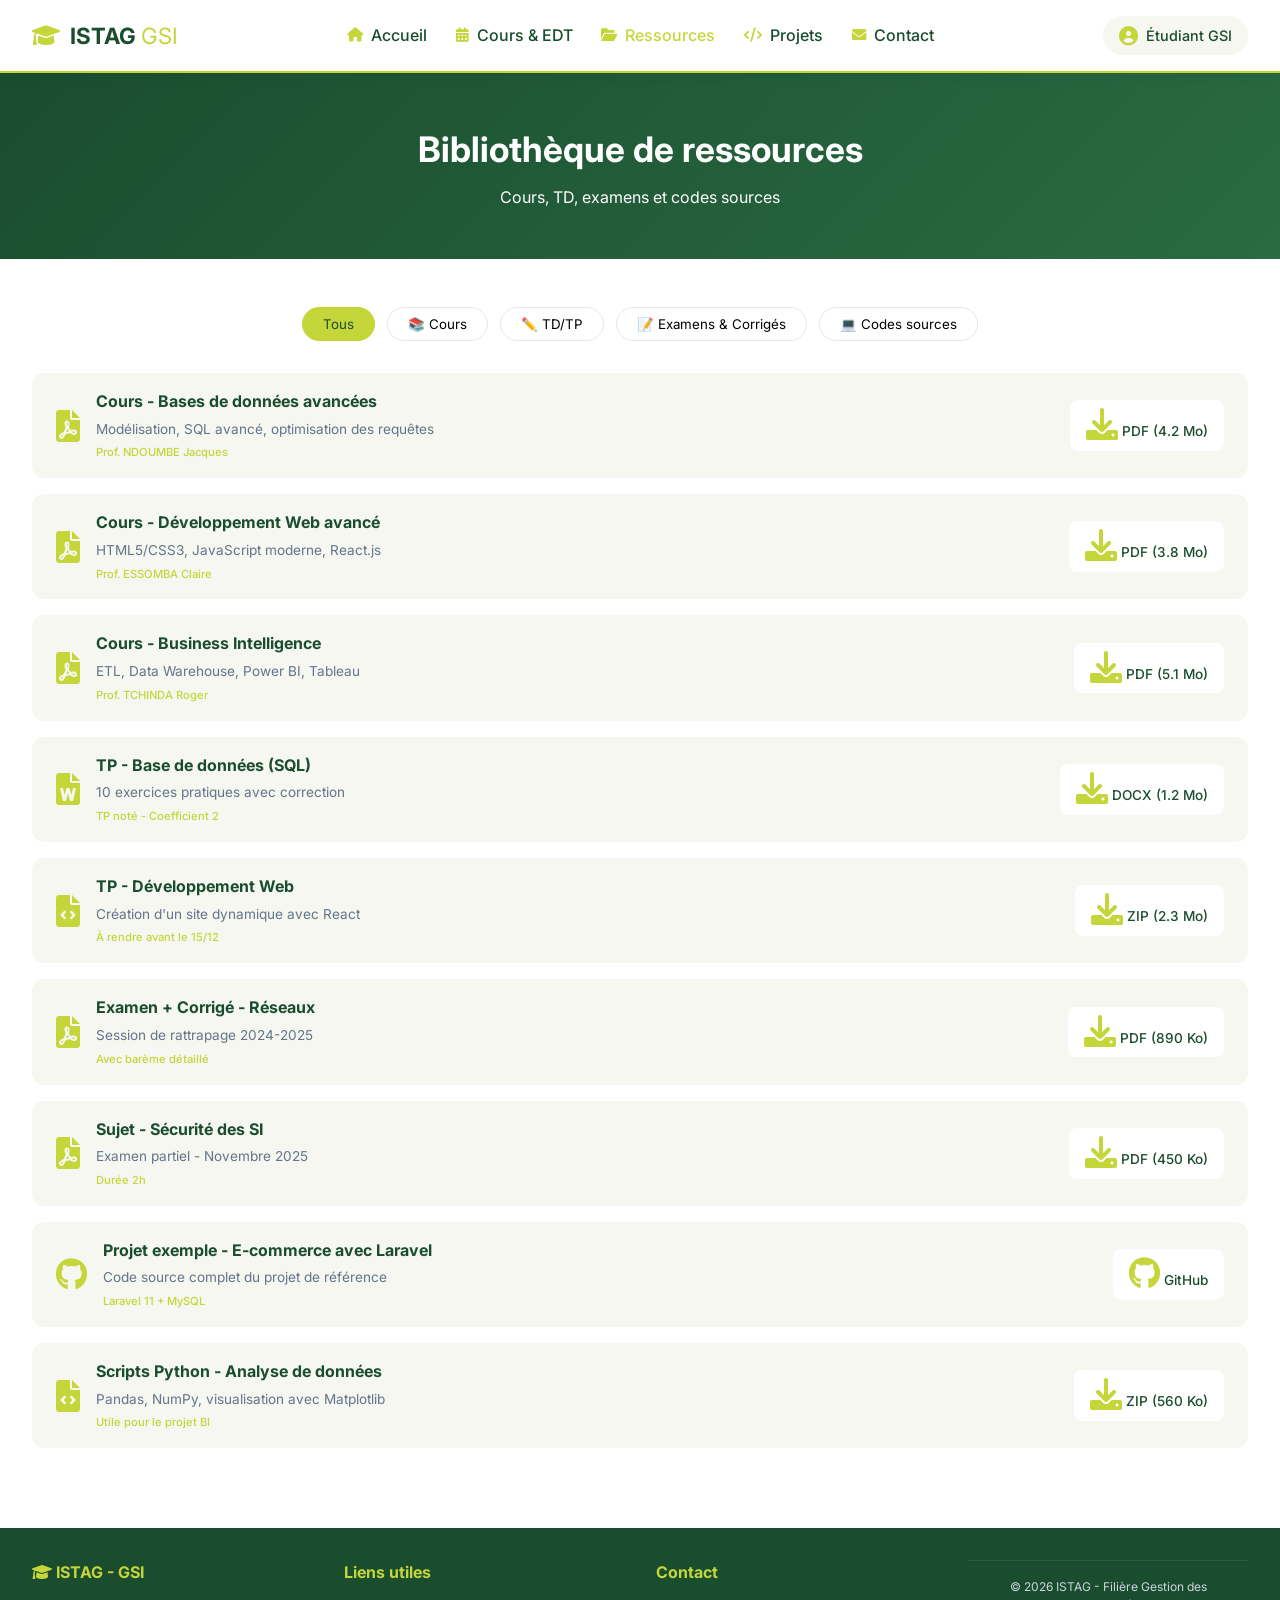
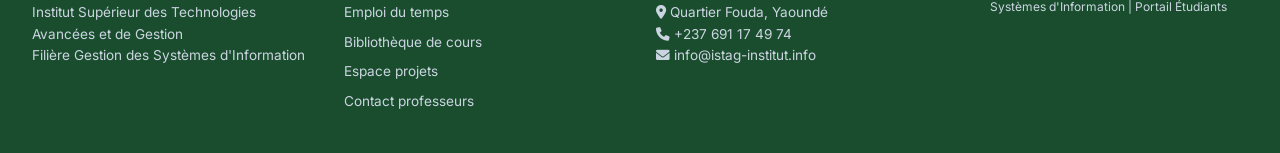
<file: ressources.html>
<!DOCTYPE html>
<html lang="fr">
<head>
    <meta charset="UTF-8">
    <meta name="viewport" content="width=device-width, initial-scale=1.0">
    <title>GSI-ISTAG - Ressources pédagogiques</title>
    <link rel="stylesheet" href="style.css">
    <link href="https://fonts.googleapis.com/css2?family=Inter:wght@300;400;500;600;700&display=swap" rel="stylesheet">
    <link rel="stylesheet" href="https://cdnjs.cloudflare.com/ajax/libs/font-awesome/6.0.0/css/all.min.css">
</head>
<body>
    <nav>
        <div class="nav-container">
            <div class="logo">
                <i class="fas fa-graduation-cap"></i>
                <span>ISTAG <span class="logo-light">GSI</span></span>
            </div>
            <div class="nav-links">
                <a href="index.html"><i class="fas fa-home"></i> Accueil</a>
                <a href="cours.html"><i class="fas fa-calendar-alt"></i> Cours & EDT</a>
                <a href="ressources.html" class="active"><i class="fas fa-folder-open"></i> Ressources</a>
                <a href="projets.html"><i class="fas fa-code"></i> Projets</a>
                <a href="contact.html"><i class="fas fa-envelope"></i> Contact</a>
            </div>
            <div class="user-info">
                <i class="fas fa-user-circle"></i>
                <span>Étudiant GSI</span>
            </div>
            <div class="menu-toggle" id="mobile-menu">
                <i class="fas fa-bars"></i>
            </div>
        </div>
    </nav>

    <main>
        <section class="page-header">
            <div class="container">
                <h1>Bibliothèque de ressources</h1>
                <p>Cours, TD, examens et codes sources</p>
            </div>
        </section>

        <section class="ressources">
            <div class="container">
                <!-- Filtres -->
                <div class="filtres">
                    <button class="filtre-btn active" data-categorie="all">Tous</button>
                    <button class="filtre-btn" data-categorie="cours">📚 Cours</button>
                    <button class="filtre-btn" data-categorie="td">✏️ TD/TP</button>
                    <button class="filtre-btn" data-categorie="examen">📝 Examens & Corrigés</button>
                    <button class="filtre-btn" data-categorie="code">💻 Codes sources</button>
                </div>

                <!-- Liste des ressources -->
                <div class="ressources-grid" id="ressources-container">
                    <!-- Cours -->
                    <div class="ressource-card" data-categorie="cours">
                        <i class="fas fa-file-pdf"></i>
                        <div class="ressource-info">
                            <h3>Cours - Bases de données avancées</h3>
                            <p>Modélisation, SQL avancé, optimisation des requêtes</p>
                            <span class="ressource-matiere">Prof. NDOUMBE Jacques</span>
                        </div>
                        <a href="#" class="btn-download"><i class="fas fa-download"></i> PDF (4.2 Mo)</a>
                    </div>

                    <div class="ressource-card" data-categorie="cours">
                        <i class="fas fa-file-pdf"></i>
                        <div class="ressource-info">
                            <h3>Cours - Développement Web avancé</h3>
                            <p>HTML5/CSS3, JavaScript moderne, React.js</p>
                            <span class="ressource-matiere">Prof. ESSOMBA Claire</span>
                        </div>
                        <a href="#" class="btn-download"><i class="fas fa-download"></i> PDF (3.8 Mo)</a>
                    </div>

                    <div class="ressource-card" data-categorie="cours">
                        <i class="fas fa-file-pdf"></i>
                        <div class="ressource-info">
                            <h3>Cours - Business Intelligence</h3>
                            <p>ETL, Data Warehouse, Power BI, Tableau</p>
                            <span class="ressource-matiere">Prof. TCHINDA Roger</span>
                        </div>
                        <a href="#" class="btn-download"><i class="fas fa-download"></i> PDF (5.1 Mo)</a>
                    </div>

                    <!-- TD/TP -->
                    <div class="ressource-card" data-categorie="td">
                        <i class="fas fa-file-word"></i>
                        <div class="ressource-info">
                            <h3>TP - Base de données (SQL)</h3>
                            <p>10 exercices pratiques avec correction</p>
                            <span class="ressource-matiere">TP noté - Coefficient 2</span>
                        </div>
                        <a href="#" class="btn-download"><i class="fas fa-download"></i> DOCX (1.2 Mo)</a>
                    </div>

                    <div class="ressource-card" data-categorie="td">
                        <i class="fas fa-file-code"></i>
                        <div class="ressource-info">
                            <h3>TP - Développement Web</h3>
                            <p>Création d'un site dynamique avec React</p>
                            <span class="ressource-matiere">À rendre avant le 15/12</span>
                        </div>
                        <a href="#" class="btn-download"><i class="fas fa-download"></i> ZIP (2.3 Mo)</a>
                    </div>

                    <!-- Examens -->
                    <div class="ressource-card" data-categorie="examen">
                        <i class="fas fa-file-pdf"></i>
                        <div class="ressource-info">
                            <h3>Examen + Corrigé - Réseaux</h3>
                            <p>Session de rattrapage 2024-2025</p>
                            <span class="ressource-matiere">Avec barème détaillé</span>
                        </div>
                        <a href="#" class="btn-download"><i class="fas fa-download"></i> PDF (890 Ko)</a>
                    </div>

                    <div class="ressource-card" data-categorie="examen">
                        <i class="fas fa-file-pdf"></i>
                        <div class="ressource-info">
                            <h3>Sujet - Sécurité des SI</h3>
                            <p>Examen partiel - Novembre 2025</p>
                            <span class="ressource-matiere">Durée 2h</span>
                        </div>
                        <a href="#" class="btn-download"><i class="fas fa-download"></i> PDF (450 Ko)</a>
                    </div>

                    <!-- Codes sources -->
                    <div class="ressource-card" data-categorie="code">
                        <i class="fab fa-github"></i>
                        <div class="ressource-info">
                            <h3>Projet exemple - E-commerce avec Laravel</h3>
                            <p>Code source complet du projet de référence</p>
                            <span class="ressource-matiere">Laravel 11 + MySQL</span>
                        </div>
                        <a href="#" class="btn-download"><i class="fab fa-github"></i> GitHub</a>
                    </div>

                    <div class="ressource-card" data-categorie="code">
                        <i class="fas fa-file-code"></i>
                        <div class="ressource-info">
                            <h3>Scripts Python - Analyse de données</h3>
                            <p>Pandas, NumPy, visualisation avec Matplotlib</p>
                            <span class="ressource-matiere">Utile pour le projet BI</span>
                        </div>
                        <a href="#" class="btn-download"><i class="fas fa-download"></i> ZIP (560 Ko)</a>
                    </div>
                </div>
            </div>
        </section>
    </main>

    <footer>
        <div class="footer-content">
            <div class="footer-section">
                <h4><i class="fas fa-graduation-cap"></i> ISTAG - GSI</h4>
                <p>Institut Supérieur des Technologies Avancées et de Gestion<br>Filière Gestion des Systèmes d'Information</p>
            </div>
            <div class="footer-section">
                <h4>Liens utiles</h4>
                <ul>
                    <li><a href="cours.html">Emploi du temps</a></li>
                    <li><a href="ressources.html">Bibliothèque de cours</a></li>
                    <li><a href="projets.html">Espace projets</a></li>
                    <li><a href="contact.html">Contact professeurs</a></li>
                </ul>
            </div>
    <div class="footer-section">
                <h4>Contact</h4>
                <p><i class="fas fa-map-marker-alt"></i> Quartier Fouda, Yaoundé</p>
                <p><i class="fas fa-phone"></i> +237 691 17 49 74</p>
                <p><i class="fas fa-envelope"></i> info@istag-institut.info</p>
            </div>
        <div class="footer-bottom">
            <p>© 2026 ISTAG - Filière Gestion des Systèmes d'Information | Portail Étudiants</p>
        </div>
    </footer>

    <script src="script.js"></script>
</body>
</html>
</file>
<file: style.css>
/* ===== COULEURS ISTAG ===== */
:root {
    --vert-sombre: #1a4d2e;
    --vert-sombre-clair: #2a6b42;
    --vert-citron: #c4d63a;
    --vert-citron-fonce: #a8c42c;
    --blanc: #ffffff;
    --gris-clair: #f5f7f0;
    --gris-texte: #4a5568;
    --ombre: rgba(0, 0, 0, 0.05);
}

* {
    margin: 0;
    padding: 0;
    box-sizing: border-box;
}

body {
    font-family: 'Inter', sans-serif;
    line-height: 1.6;
    color: var(--vert-sombre);
    background: var(--blanc);
}

/* ===== NAVIGATION ===== */
nav {
    background: var(--blanc);
    box-shadow: 0 2px 15px var(--ombre);
    position: sticky;
    top: 0;
    z-index: 1000;
    border-bottom: 2px solid var(--vert-citron);
}

.nav-container {
    max-width: 1280px;
    margin: 0 auto;
    padding: 1rem 2rem;
    display: flex;
    justify-content: space-between;
    align-items: center;
    flex-wrap: wrap;
}

.logo {
    font-size: 1.4rem;
    font-weight: 700;
    color: var(--vert-sombre);
}

.logo i {
    color: var(--vert-citron);
    margin-right: 0.3rem;
}

.logo-light {
    font-weight: 400;
    color: var(--vert-citron);
}

.nav-links {
    display: flex;
    gap: 1.8rem;
}

.nav-links a {
    color: var(--vert-sombre);
    text-decoration: none;
    font-weight: 500;
    transition: color 0.2s;
    display: flex;
    align-items: center;
    gap: 0.5rem;
}

.nav-links a i {
    font-size: 0.9rem;
    color: var(--vert-citron);
}

.nav-links a:hover,
.nav-links a.active {
    color: var(--vert-citron);
}

.user-info {
    display: flex;
    align-items: center;
    gap: 0.5rem;
    background: var(--gris-clair);
    padding: 0.5rem 1rem;
    border-radius: 99px;
    font-size: 0.9rem;
    font-weight: 500;
}

.user-info i {
    color: var(--vert-citron);
    font-size: 1.2rem;
}

.menu-toggle {
    display: none;
    font-size: 1.5rem;
    cursor: pointer;
    color: var(--vert-sombre);
}

/* ===== HERO SECTION ===== */
.hero {
    background: linear-gradient(135deg, var(--vert-sombre) 0%, var(--vert-sombre-clair) 100%);
    color: var(--blanc);
    padding: 4rem 2rem;
    text-align: center;
}

.hero-content {
    max-width: 800px;
    margin: 0 auto;
}

.hero-badge {
    background: var(--vert-citron);
    color: var(--vert-sombre);
    display: inline-block;
    padding: 0.3rem 1rem;
    border-radius: 99px;
    font-size: 0.8rem;
    font-weight: 600;
    margin-bottom: 1rem;
}

.hero h1 {
    font-size: 2.8rem;
    margin-bottom: 1rem;
}

.highlight {
    color: var(--vert-citron);
    position: relative;
    display: inline-block;
}

.hero p {
    font-size: 1.2rem;
    margin-bottom: 2rem;
    opacity: 0.95;
}

.hero-buttons {
    display: flex;
    gap: 1rem;
    justify-content: center;
    flex-wrap: wrap;
}

.btn {
    padding: 0.8rem 2rem;
    border-radius: 8px;
    text-decoration: none;
    font-weight: 600;
    display: inline-flex;
    align-items: center;
    gap: 0.5rem;
    transition: all 0.2s;
}

.btn-primary {
    background: var(--vert-citron);
    color: var(--vert-sombre);
}

.btn-primary:hover {
    background: var(--vert-citron-fonce);
    transform: translateY(-2px);
    box-shadow: 0 10px 20px rgba(0,0,0,0.1);
}

.btn-secondary {
    background: transparent;
    color: var(--blanc);
    border: 2px solid var(--blanc);
}

.btn-secondary:hover {
    background: rgba(255,255,255,0.1);
    transform: translateY(-2px);
}

/* ===== SECTION HEADER ===== */
.section-header {
    display: flex;
    justify-content: space-between;
    align-items: center;
    flex-wrap: wrap;
    gap: 1rem;
    margin-bottom: 2rem;
}

.section-header h2 {
    font-size: 1.8rem;
    display: flex;
    align-items: center;
    gap: 0.75rem;
}

.section-header h2 i {
    color: var(--vert-citron);
}

.voir-tout {
    color: var(--vert-citron);
    text-decoration: none;
    font-weight: 500;
}

/* ===== ACTUALITÉS ===== */
.actualites {
    padding: 4rem 2rem;
    background: var(--gris-clair);
}

.container {
    max-width: 1280px;
    margin: 0 auto;
}

.actu-grid {
    display: grid;
    grid-template-columns: repeat(auto-fit, minmax(300px, 1fr));
    gap: 1.5rem;
}

.actu-card {
    background: var(--blanc);
    padding: 1.5rem;
    border-radius: 16px;
    box-shadow: 0 2px 10px var(--ombre);
    transition: transform 0.2s, box-shadow 0.2s;
    border-left: 4px solid var(--vert-citron);
}

.actu-card:hover {
    transform: translateY(-4px);
    box-shadow: 0 12px 24px rgba(0,0,0,0.1);
}

.actu-categorie {
    display: inline-block;
    font-size: 0.8rem;
    color: var(--vert-citron);
    font-weight: 600;
    margin-bottom: 0.75rem;
}

.actu-card h3 {
    font-size: 1.2rem;
    margin-bottom: 0.75rem;
    color: var(--vert-sombre);
}

.actu-card p {
    color: #4a5568;
    margin-bottom: 1rem;
    line-height: 1.5;
}

.actu-date {
    font-size: 0.8rem;
    color: #94a3b8;
    display: flex;
    align-items: center;
    gap: 0.4rem;
}

/* ===== ACCÈS RAPIDES ===== */
.acces-rapides {
    padding: 4rem 2rem;
    background: var(--blanc);
}

.acces-rapides h2 {
    text-align: center;
    font-size: 1.8rem;
    margin-bottom: 2.5rem;
    display: flex;
    align-items: center;
    justify-content: center;
    gap: 0.75rem;
}

.rapides-grid {
    display: grid;
    grid-template-columns: repeat(auto-fit, minmax(250px, 1fr));
    gap: 1.8rem;
}

.rapide-card {
    background: var(--gris-clair);
    padding: 2rem;
    border-radius: 16px;
    text-align: center;
    transition: all 0.2s;
    border: 1px solid transparent;
}

.rapide-card:hover {
    transform: translateY(-4px);
    border-color: var(--vert-citron);
    box-shadow: 0 8px 20px var(--ombre);
}

.rapide-card i {
    font-size: 2.5rem;
    color: var(--vert-citron);
    margin-bottom: 1rem;
}

.rapide-card h3 {
    margin-bottom: 0.5rem;
    color: var(--vert-sombre);
}

.rapide-card p {
    color: #64748b;
    margin-bottom: 1rem;
    font-size: 0.9rem;
}

.rapide-card a {
    color: var(--vert-citron);
    text-decoration: none;
    font-weight: 600;
}

/* ===== STATS ===== */
.stats {
    background: var(--vert-sombre);
    padding: 3rem 2rem;
    color: var(--blanc);
}

.stats-grid {
    display: grid;
    grid-template-columns: repeat(auto-fit, minmax(200px, 1fr));
    gap: 2rem;
    text-align: center;
}

.stat-card {
    display: flex;
    flex-direction: column;
}

.stat-number {
    font-size: 2.8rem;
    font-weight: 700;
    color: var(--vert-citron);
}

.stat-label {
    font-size: 1rem;
    opacity: 0.9;
}

/* ===== PAGE HEADER ===== */
.page-header {
    background: linear-gradient(135deg, var(--vert-sombre) 0%, var(--vert-sombre-clair) 100%);
    color: var(--blanc);
    padding: 3rem 2rem;
    text-align: center;
}

.page-header h1 {
    font-size: 2.2rem;
    margin-bottom: 0.5rem;
}

/* ===== EMPLOI DU TEMPS ===== */
.emploi-du-temps {
    padding: 3rem 2rem;
    background: var(--blanc);
}

.semaine-selector {
    display: flex;
    align-items: center;
    gap: 0.75rem;
}

.semaine-select {
    padding: 0.5rem 1rem;
    border: 1px solid #e2e8f0;
    border-radius: 8px;
    background: var(--blanc);
    font-family: inherit;
    cursor: pointer;
}

.edt-container {
    overflow-x: auto;
}

.edt-table {
    width: 100%;
    border-collapse: collapse;
    background: var(--blanc);
    border-radius: 16px;
    overflow: hidden;
    box-shadow: 0 2px 10px var(--ombre);
}

.edt-table th,
.edt-table td {
    border: 1px solid #e2e8f0;
    padding: 1rem;
    text-align: left;
    vertical-align: top;
}

.edt-table th {
    background: var(--gris-clair);
    font-weight: 600;
    color: var(--vert-sombre);
}

.cours {
    font-weight: 600;
    color: var(--vert-sombre);
}

.prof {
    font-size: 0.8rem;
    color: #64748b;
    margin-top: 0.25rem;
}

.salle {
    font-size: 0.75rem;
    color: var(--vert-citron);
    font-weight: 500;
    margin-top: 0.25rem;
}

/* ===== MATIÈRES ===== */
.matieres {
    padding: 3rem 2rem;
    background: var(--gris-clair);
}

.matieres h2 {
    font-size: 1.6rem;
    margin-bottom: 1.5rem;
    display: flex;
    align-items: center;
    gap: 0.75rem;
}

.matieres-grid {
    display: grid;
    grid-template-columns: repeat(auto-fit, minmax(300px, 1fr));
    gap: 1rem;
}

.matiere-card {
    background: var(--blanc);
    padding: 1rem;
    border-radius: 12px;
    display: flex;
    align-items: center;
    gap: 1rem;
    transition: all 0.2s;
}

.matiere-card:hover {
    transform: translateX(4px);
    border-left: 3px solid var(--vert-citron);
}

.matiere-icon i {
    font-size: 2rem;
    color: var(--vert-citron);
}

.matiere-info h3 {
    font-size: 1rem;
    margin-bottom: 0.25rem;
}

.matiere-info p {
    font-size: 0.8rem;
    color: #64748b;
}

.credits {
    font-size: 0.7rem;
    background: var(--gris-clair);
    padding: 0.2rem 0.5rem;
    border-radius: 99px;
    display: inline-block;
    margin-top: 0.25rem;
}

/* ===== RESSOURCES ===== */
.ressources {
    padding: 3rem 2rem;
    background: var(--blanc);
}

.filtres {
    display: flex;
    justify-content: center;
    gap: 0.75rem;
    margin-bottom: 2rem;
    flex-wrap: wrap;
}

.filtre-btn {
    padding: 0.5rem 1.25rem;
    border: 1px solid #e2e8f0;
    background: var(--blanc);
    border-radius: 99px;
    cursor: pointer;
    font-family: inherit;
    transition: all 0.2s;
}

.filtre-btn.active,
.filtre-btn:hover {
    background: var(--vert-citron);
    color: var(--vert-sombre);
    border-color: var(--vert-citron);
}

.ressources-grid {
    display: flex;
    flex-direction: column;
    gap: 1rem;
}

.ressource-card {
    background: var(--gris-clair);
    border-radius: 12px;
    padding: 1rem 1.5rem;
    display: flex;
    align-items: center;
    justify-content: space-between;
    flex-wrap: wrap;
    gap: 1rem;
    transition: box-shadow 0.2s;
}

.ressource-card:hover {
    box-shadow: 0 4px 12px var(--ombre);
}

.ressource-card i {
    font-size: 2rem;
    color: var(--vert-citron);
}

.ressource-info {
    flex: 1;
}

.ressource-info h3 {
    font-size: 1rem;
    margin-bottom: 0.25rem;
    color: var(--vert-sombre);
}

.ressource-info p {
    font-size: 0.85rem;
    color: #64748b;
}

.ressource-matiere {
    font-size: 0.7rem;
    color: var(--vert-citron);
    font-weight: 500;
    margin-top: 0.25rem;
    display: block;
}

.btn-download {
    background: var(--blanc);
    padding: 0.5rem 1rem;
    border-radius: 8px;
    text-decoration: none;
    color: var(--vert-sombre);
    font-size: 0.85rem;
    font-weight: 500;
    transition: background 0.2s;
}

.btn-download:hover {
    background: var(--vert-citron);
    color: var(--vert-sombre);
}

/* ===== PROJETS ===== */
.projets {
    padding: 3rem 2rem;
    background: var(--gris-clair);
}

.projets-section {
    margin-bottom: 3rem;
}

.projets-section h2 {
    font-size: 1.5rem;
    margin-bottom: 1.5rem;
    display: flex;
    align-items: center;
    gap: 0.75rem;
}

.projets-grid {
    display: grid;
    grid-template-columns: repeat(auto-fit, minmax(350px, 1fr));
    gap: 1.5rem;
}

.projet-card {
    background: var(--blanc);
    border-radius: 16px;
    padding: 1.5rem;
    transition: transform 0.2s;
    border: 1px solid #e2e8f0;
}

.projet-card:hover {
    transform: translateY(-4px);
    box-shadow: 0 8px 20px var(--ombre);
}

.projet-status {
    display: inline-block;
    padding: 0.2rem 0.8rem;
    border-radius: 99px;
    font-size: 0.7rem;
    font-weight: 600;
    margin-bottom: 1rem;
}

.status-en-cours {
    background: #fef3c7;
    color: #d97706;
}

.status-rendu {
    background: #dcfce7;
    color: #166534;
}

.projet-card h3 {
    font-size: 1.2rem;
    margin-bottom: 0.75rem;
    color: var(--vert-sombre);
}

.projet-card p {
    color: #64748b;
    font-size: 0.9rem;
    margin-bottom: 1rem;
}

.projet-details {
    display: flex;
    gap: 1rem;
    font-size: 0.8rem;
    color: #64748b;
    margin-bottom: 0.75rem;
}

.projet-matiere {
    font-size: 0.75rem;
    color: var(--vert-citron);
    font-weight: 500;
    margin-bottom: 1rem;
}

.projet-actions {
    display: flex;
    gap: 0.75rem;
    margin-top: 1rem;
}

.btn-small {
    padding: 0.4rem 1rem;
    border-radius: 6px;
    text-decoration: none;
    font-size: 0.8rem;
    font-weight: 500;
    background: var(--gris-clair);
    color: var(--vert-sombre);
    transition: all 0.2s;
}

.btn-small:hover {
    background: var(--vert-citron);
}

.btn-outline {
    background: transparent;
    border: 1px solid var(--vert-citron);
}

.projet-etudiants {
    font-size: 0.75rem;
    color: #94a3b8;
    margin-bottom: 1rem;
    font-style: italic;
}

/* ===== SOUMISSION PROJET ===== */
.soumission-projet {
    background: var(--blanc);
    border-radius: 20px;
    padding: 2rem;
    margin-top: 2rem;
}

.soumission-projet h2 {
    font-size: 1.4rem;
    margin-bottom: 1.5rem;
    display: flex;
    align-items: center;
    gap: 0.75rem;
}

.form-row {
    display: grid;
    grid-template-columns: 1fr 1fr;
    gap: 1rem;
    margin-bottom: 1rem;
}

.form-group {
    margin-bottom: 1rem;
}

.form-group label {
    display: block;
    margin-bottom: 0.5rem;
    font-weight: 500;
    font-size: 0.9rem;
}

.form-group input,
.form-group select,
.form-group textarea {
    width: 100%;
    padding: 0.7rem;
    border: 1px solid #e2e8f0;
    border-radius: 8px;
    font-family: inherit;
}

.form-group input:focus,
.form-group select:focus,
.form-group textarea:focus {
    outline: none;
    border-color: var(--vert-citron);
}

.form-success {
    margin-top: 1rem;
    padding: 0.75rem;
    background: #dcfce7;
    color: #166534;
    border-radius: 8px;
}

/* ===== CONTACT ENSEIGNANTS ===== */
.contact {
    padding: 3rem 2rem;
    background: var(--blanc);
}

.contact-grid {
    display: grid;
    grid-template-columns: 1.2fr 1fr;
    gap: 2rem;
    margin-bottom: 2rem;
}

.enseignants h2,
.contact-form h2 {
    font-size: 1.4rem;
    margin-bottom: 1.5rem;
    display: flex;
    align-items: center;
    gap: 0.75rem;
}

.enseignant-card {
    display: flex;
    gap: 1rem;
    padding: 1rem;
    background: var(--gris-clair);
    border-radius: 12px;
    margin-bottom: 1rem;
    transition: all 0.2s;
}

.enseignant-card:hover {
    transform: translateX(4px);
    border-left: 3px solid var(--vert-citron);
}

.enseignant-avatar i {
    font-size: 2.5rem;
    color: var(--vert-sombre);
}

.enseignant-info h3 {
    font-size: 1rem;
    margin-bottom: 0.25rem;
}

.enseignant-info p {
    font-size: 0.8rem;
    color: #64748b;
    margin: 0.2rem 0;
}

.btn-rdv {
    background: var(--vert-citron);
    color: var(--vert-sombre);
    border: none;
    padding: 0.3rem 1rem;
    border-radius: 99px;
    cursor: pointer;
    font-size: 0.7rem;
    font-weight: 600;
    margin-top: 0.5rem;
    transition: all 0.2s;
}

.btn-rdv:hover {
    background: var(--vert-citron-fonce);
}

.contact-form {
    background: var(--gris-clair);
    padding: 1.5rem;
    border-radius: 16px;
}

/* ===== MODAL RDV ===== */
.modal {
    display: none;
    position: fixed;
    top: 0;
    left: 0;
    width: 100%;
    height: 100%;
    background: rgba(0,0,0,0.5);
    z-index: 2000;
    justify-content: center;
    align-items: center;
}

.modal-content {
    background: var(--blanc);
    max-width: 500px;
    width: 90%;
    padding: 2rem;
    border-radius: 20px;
    position: relative;
}

.modal-close {
    position: absolute;
    top: 1rem;
    right: 1.5rem;
    font-size: 1.5rem;
    cursor: pointer;
    color: #64748b;
}

.modal-close:hover {
    color: var(--vert-sombre);
}

/* ===== FOOTER ===== */
footer {
    background: var(--vert-sombre);
    color: #cbd5e1;
    margin-top: 2rem;
}

.footer-content {
    max-width: 1280px;
    margin: 0 auto;
    padding: 2rem;
    display: grid;
    grid-template-columns: repeat(auto-fit, minmax(250px, 1fr));
    gap: 2rem;
}

.footer-section h4 {
    color: var(--vert-citron);
    margin-bottom: 1rem;
}

.footer-section p,
.footer-section ul {
    font-size: 0.85rem;
    line-height: 1.6;
}

.footer-section ul {
    list-style: none;
}

.footer-section ul li {
    margin-bottom: 0.5rem;
}

.footer-section ul li a {
    color: #cbd5e1;
    text-decoration: none;
    transition: color 0.2s;
}

.footer-section ul li a:hover {
    color: var(--vert-citron);
}

.footer-bottom {
    text-align: center;
    padding: 1rem;
    border-top: 1px solid #2d5a3e;
    font-size: 0.75rem;
}

/* ===== RESPONSIVE ===== */
@media (max-width: 768px) {
    .nav-links {
        display: none;
        position: absolute;
        top: 100%;
        left: 0;
        right: 0;
        background: var(--blanc);
        flex-direction: column;
        padding: 1rem 2rem;
        box-shadow: 0 4px 10px var(--ombre);
        border-bottom: 2px solid var(--vert-citron);
    }
    
    .nav-links.show {
        display: flex;
    }
    
    .menu-toggle {
        display: block;
    }
    
    .user-info {
        display: none;
    }
    
    .hero h1 {
        font-size: 1.8rem;
    }
    
    .hero-buttons {
        flex-direction: column;
        align-items: center;
    }
    
    .contact-grid,
    .form-row {
        grid-template-columns: 1fr;
    }
    
    .hero-badge {
        font-size: 0.7rem;
    }
    
    .stat-number {
        font-size: 2rem;
    }
}
</file>
